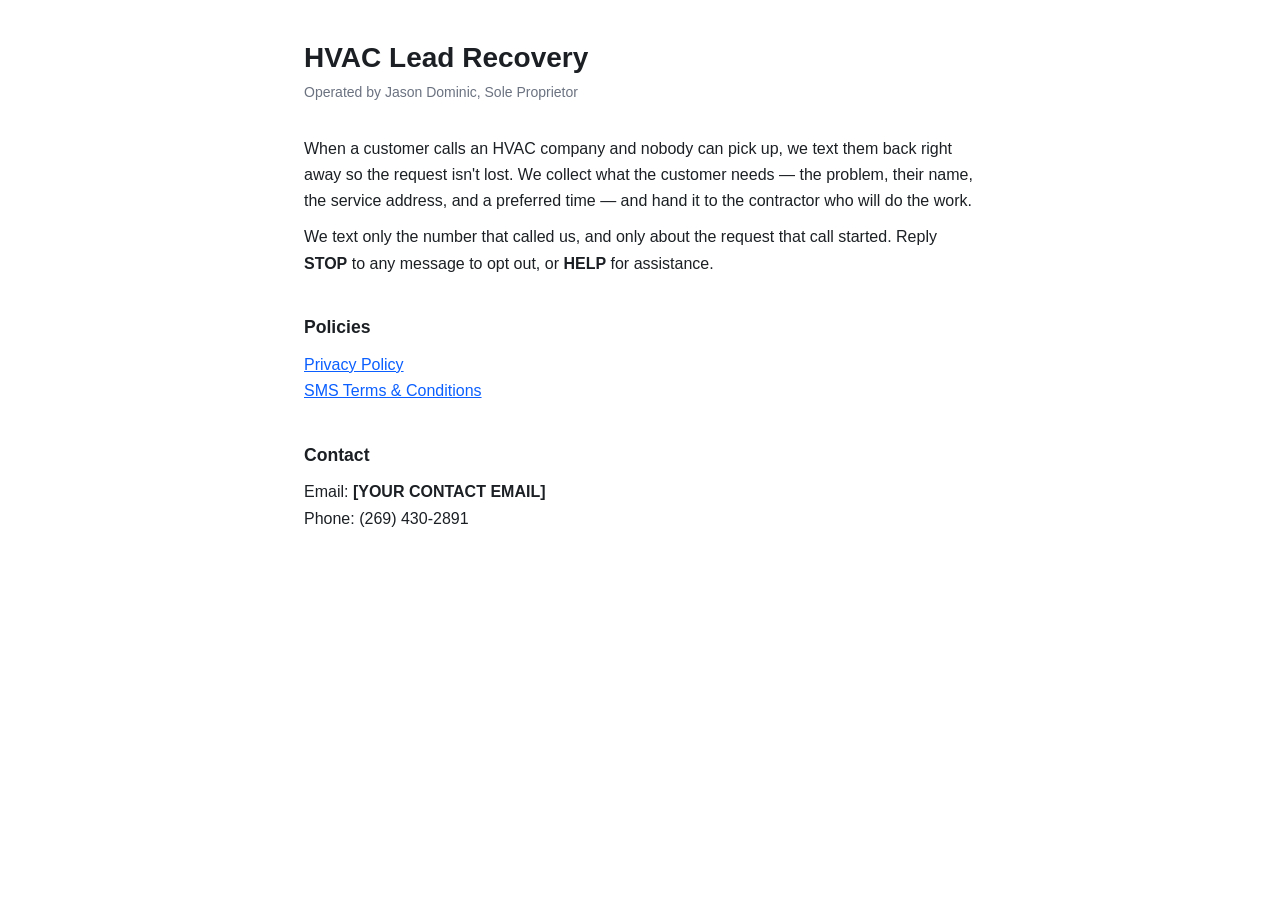
<file: index.html>
<!doctype html>
<html lang="en">
<head>
<meta charset="utf-8">
<meta name="viewport" content="width=device-width, initial-scale=1">
<title>HVAC Lead Recovery</title>
<link rel="stylesheet" href="style.css">
</head>
<body>
<main>
<h1>HVAC Lead Recovery</h1>
<p class="updated">Operated by Jason Dominic, Sole Proprietor</p>

<p>When a customer calls an HVAC company and nobody can pick up, we text them back
right away so the request isn't lost. We collect what the customer needs — the problem,
their name, the service address, and a preferred time — and hand it to the contractor
who will do the work.</p>

<p>We text only the number that called us, and only about the request that call started.
Reply <strong>STOP</strong> to any message to opt out, or <strong>HELP</strong> for
assistance.</p>

<h2>Policies</h2>
<p>
  <a href="privacy.html">Privacy Policy</a><br>
  <a href="terms.html">SMS Terms &amp; Conditions</a>
</p>

<h2>Contact</h2>
<p>
Email: <strong>[YOUR CONTACT EMAIL]</strong><br>
Phone: (269) 430-2891
</p>
</main>
</body>
</html>
</file>
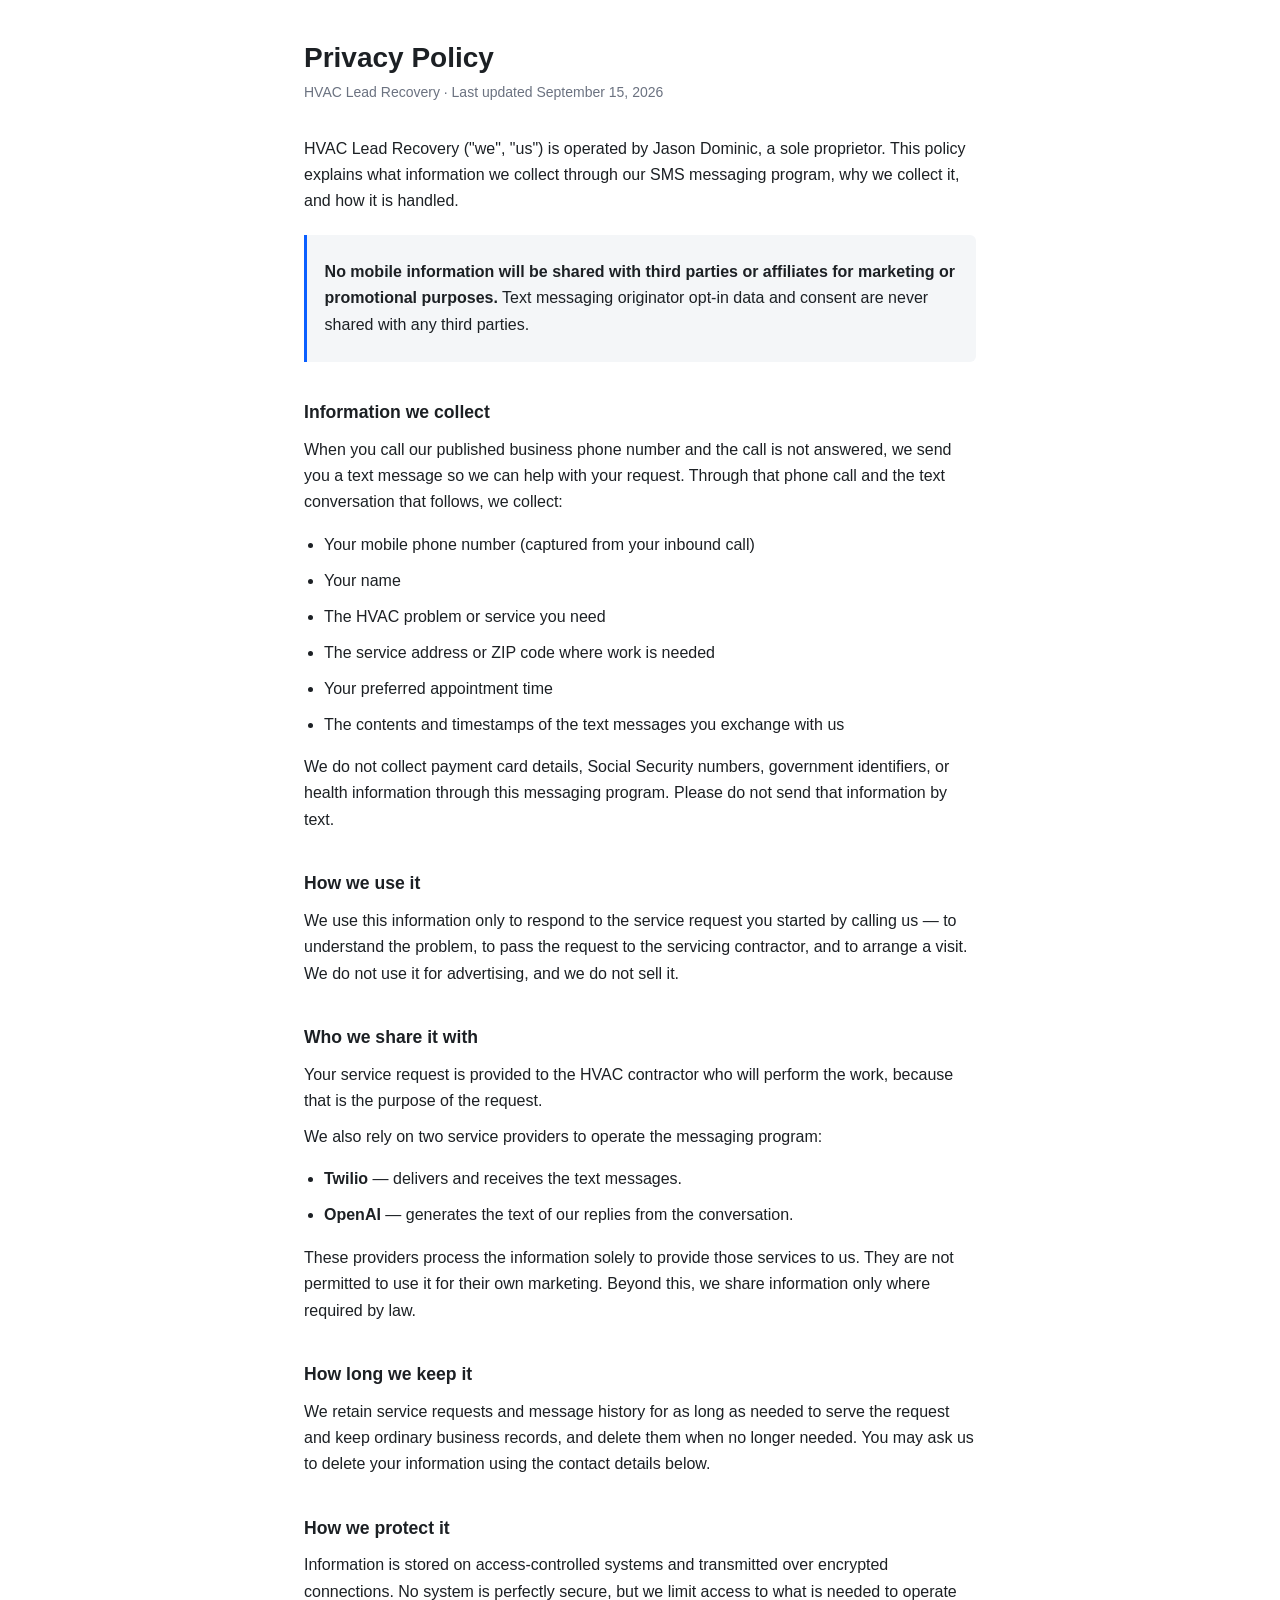
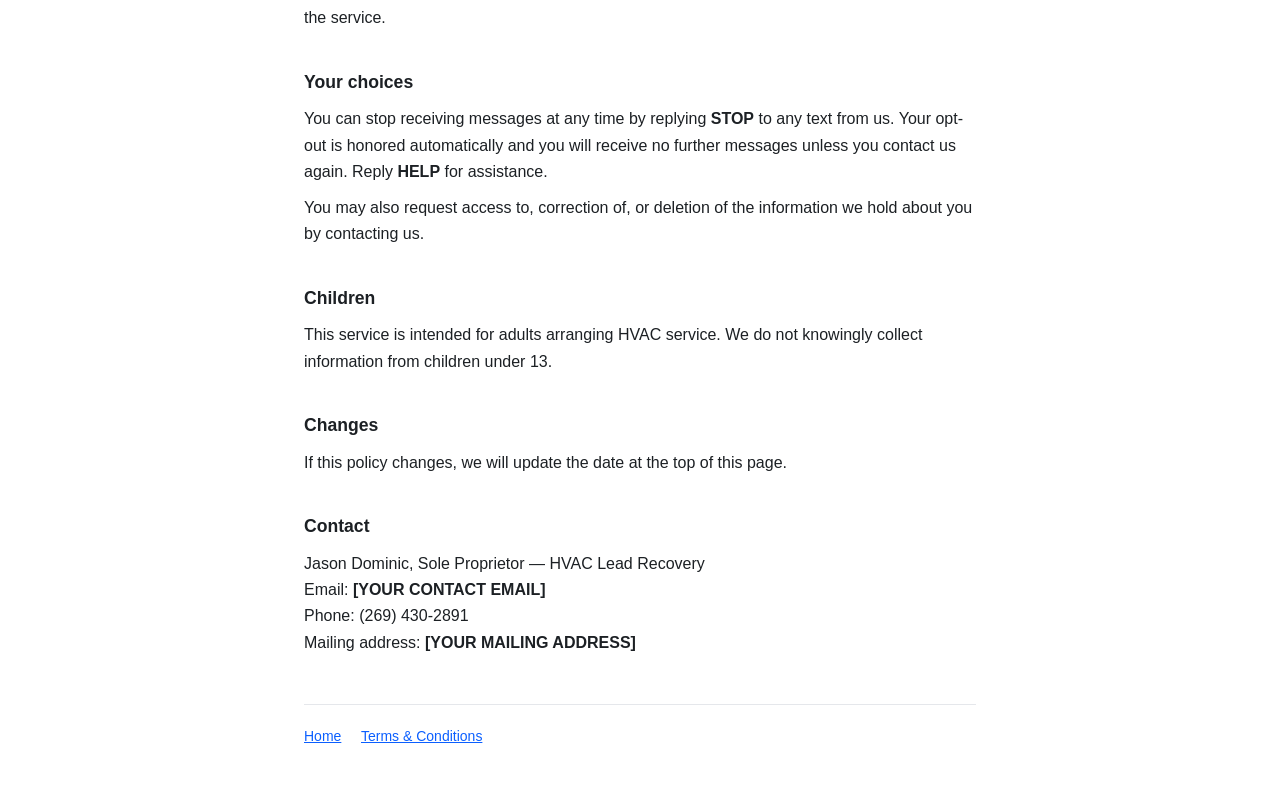
<file: privacy.html>
<!doctype html>
<html lang="en">
<head>
<meta charset="utf-8">
<meta name="viewport" content="width=device-width, initial-scale=1">
<title>Privacy Policy — HVAC Lead Recovery</title>
<link rel="stylesheet" href="style.css">
</head>
<body>
<main>
<h1>Privacy Policy</h1>
<p class="updated">HVAC Lead Recovery · Last updated September 15, 2026</p>

<p>HVAC Lead Recovery ("we", "us") is operated by Jason Dominic, a sole proprietor.
This policy explains what information we collect through our SMS messaging program,
why we collect it, and how it is handled.</p>

<div class="callout">
<p><strong>No mobile information will be shared with third parties or affiliates for
marketing or promotional purposes.</strong> Text messaging originator opt-in data and
consent are never shared with any third parties.</p>
</div>

<h2>Information we collect</h2>
<p>When you call our published business phone number and the call is not answered, we
send you a text message so we can help with your request. Through that phone call and
the text conversation that follows, we collect:</p>
<ul>
  <li>Your mobile phone number (captured from your inbound call)</li>
  <li>Your name</li>
  <li>The HVAC problem or service you need</li>
  <li>The service address or ZIP code where work is needed</li>
  <li>Your preferred appointment time</li>
  <li>The contents and timestamps of the text messages you exchange with us</li>
</ul>
<p>We do not collect payment card details, Social Security numbers, government
identifiers, or health information through this messaging program. Please do not send
that information by text.</p>

<h2>How we use it</h2>
<p>We use this information only to respond to the service request you started by
calling us — to understand the problem, to pass the request to the servicing
contractor, and to arrange a visit. We do not use it for advertising, and we do not
sell it.</p>

<h2>Who we share it with</h2>
<p>Your service request is provided to the HVAC contractor who will perform the work,
because that is the purpose of the request.</p>
<p>We also rely on two service providers to operate the messaging program:</p>
<ul>
  <li><strong>Twilio</strong> — delivers and receives the text messages.</li>
  <li><strong>OpenAI</strong> — generates the text of our replies from the conversation.</li>
</ul>
<p>These providers process the information solely to provide those services to us.
They are not permitted to use it for their own marketing. Beyond this, we share
information only where required by law.</p>

<h2>How long we keep it</h2>
<p>We retain service requests and message history for as long as needed to serve the
request and keep ordinary business records, and delete them when no longer needed.
You may ask us to delete your information using the contact details below.</p>

<h2>How we protect it</h2>
<p>Information is stored on access-controlled systems and transmitted over encrypted
connections. No system is perfectly secure, but we limit access to what is needed to
operate the service.</p>

<h2>Your choices</h2>
<p>You can stop receiving messages at any time by replying <strong>STOP</strong> to any
text from us. Your opt-out is honored automatically and you will receive no further
messages unless you contact us again. Reply <strong>HELP</strong> for assistance.</p>
<p>You may also request access to, correction of, or deletion of the information we
hold about you by contacting us.</p>

<h2>Children</h2>
<p>This service is intended for adults arranging HVAC service. We do not knowingly
collect information from children under 13.</p>

<h2>Changes</h2>
<p>If this policy changes, we will update the date at the top of this page.</p>

<h2>Contact</h2>
<p>
Jason Dominic, Sole Proprietor — HVAC Lead Recovery<br>
Email: <strong>[YOUR CONTACT EMAIL]</strong><br>
Phone: (269) 430-2891<br>
Mailing address: <strong>[YOUR MAILING ADDRESS]</strong>
</p>

<footer>
  <a href="index.html">Home</a>
  <a href="terms.html">Terms &amp; Conditions</a>
</footer>
</main>
</body>
</html>
</file>
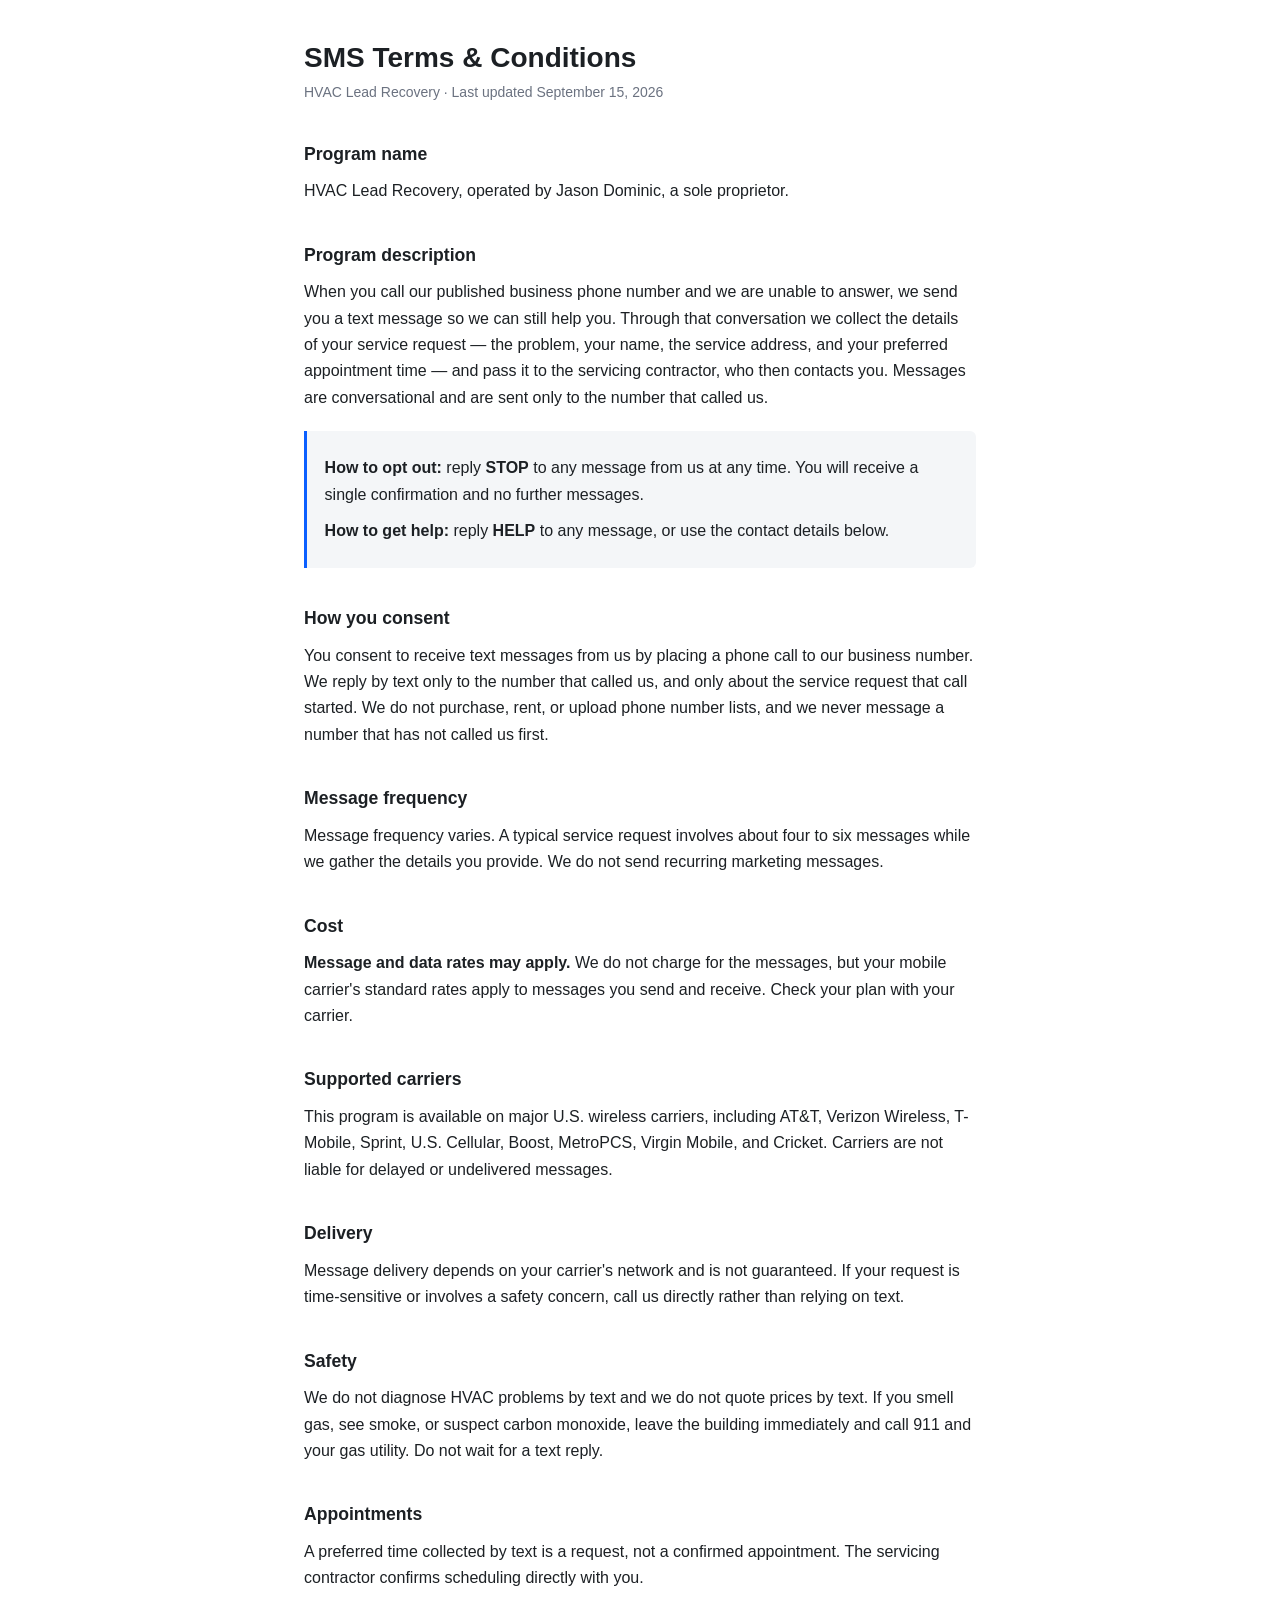
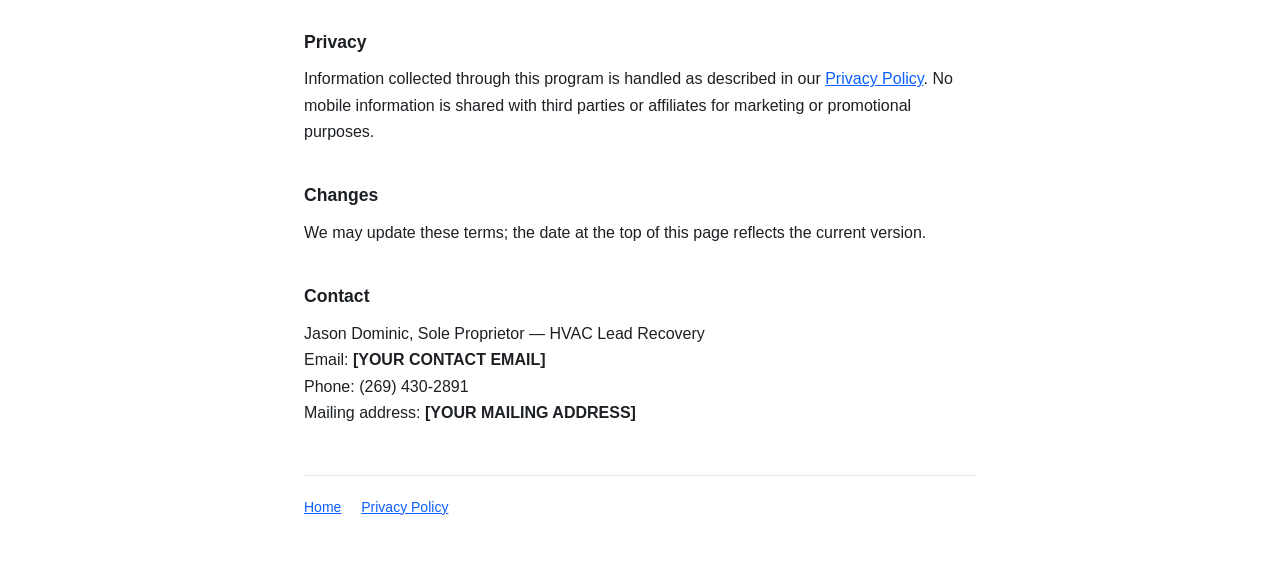
<file: terms.html>
<!doctype html>
<html lang="en">
<head>
<meta charset="utf-8">
<meta name="viewport" content="width=device-width, initial-scale=1">
<title>SMS Terms &amp; Conditions — HVAC Lead Recovery</title>
<link rel="stylesheet" href="style.css">
</head>
<body>
<main>
<h1>SMS Terms &amp; Conditions</h1>
<p class="updated">HVAC Lead Recovery · Last updated September 15, 2026</p>

<h2>Program name</h2>
<p>HVAC Lead Recovery, operated by Jason Dominic, a sole proprietor.</p>

<h2>Program description</h2>
<p>When you call our published business phone number and we are unable to answer, we
send you a text message so we can still help you. Through that conversation we collect
the details of your service request — the problem, your name, the service address, and
your preferred appointment time — and pass it to the servicing contractor, who then
contacts you. Messages are conversational and are sent only to the number that called
us.</p>

<div class="callout">
<p><strong>How to opt out:</strong> reply <strong>STOP</strong> to any message from us
at any time. You will receive a single confirmation and no further messages.</p>
<p><strong>How to get help:</strong> reply <strong>HELP</strong> to any message, or use
the contact details below.</p>
</div>

<h2>How you consent</h2>
<p>You consent to receive text messages from us by placing a phone call to our business
number. We reply by text only to the number that called us, and only about the service
request that call started. We do not purchase, rent, or upload phone number lists, and
we never message a number that has not called us first.</p>

<h2>Message frequency</h2>
<p>Message frequency varies. A typical service request involves about four to six
messages while we gather the details you provide. We do not send recurring marketing
messages.</p>

<h2>Cost</h2>
<p><strong>Message and data rates may apply.</strong> We do not charge for the messages,
but your mobile carrier's standard rates apply to messages you send and receive. Check
your plan with your carrier.</p>

<h2>Supported carriers</h2>
<p>This program is available on major U.S. wireless carriers, including AT&amp;T,
Verizon Wireless, T-Mobile, Sprint, U.S. Cellular, Boost, MetroPCS, Virgin Mobile, and
Cricket. Carriers are not liable for delayed or undelivered messages.</p>

<h2>Delivery</h2>
<p>Message delivery depends on your carrier's network and is not guaranteed. If your
request is time-sensitive or involves a safety concern, call us directly rather than
relying on text.</p>

<h2>Safety</h2>
<p>We do not diagnose HVAC problems by text and we do not quote prices by text. If you
smell gas, see smoke, or suspect carbon monoxide, leave the building immediately and
call 911 and your gas utility. Do not wait for a text reply.</p>

<h2>Appointments</h2>
<p>A preferred time collected by text is a request, not a confirmed appointment. The
servicing contractor confirms scheduling directly with you.</p>

<h2>Privacy</h2>
<p>Information collected through this program is handled as described in our
<a href="privacy.html">Privacy Policy</a>. No mobile information is shared with third
parties or affiliates for marketing or promotional purposes.</p>

<h2>Changes</h2>
<p>We may update these terms; the date at the top of this page reflects the current
version.</p>

<h2>Contact</h2>
<p>
Jason Dominic, Sole Proprietor — HVAC Lead Recovery<br>
Email: <strong>[YOUR CONTACT EMAIL]</strong><br>
Phone: (269) 430-2891<br>
Mailing address: <strong>[YOUR MAILING ADDRESS]</strong>
</p>

<footer>
  <a href="index.html">Home</a>
  <a href="privacy.html">Privacy Policy</a>
</footer>
</main>
</body>
</html>
</file>
<file: style.css>
:root { color-scheme: light; }
* { box-sizing: border-box; }
body {
  margin: 0; padding: 2.5rem 1.25rem 4rem;
  font: 16px/1.65 -apple-system, BlinkMacSystemFont, "Segoe UI", Helvetica, Arial, sans-serif;
  color: #1c2024; background: #fff;
}
main { max-width: 42rem; margin: 0 auto; }
h1 { font-size: 1.75rem; line-height: 1.25; margin: 0 0 .35rem; }
h2 { font-size: 1.1rem; margin: 2.25rem 0 .5rem; }
.updated { color: #6b7280; font-size: .875rem; margin: 0 0 2rem; }
p, li { margin: .6rem 0; }
ul { padding-left: 1.25rem; }
strong { font-weight: 650; }
a { color: #0b5fff; }
.callout {
  background: #f4f6f8; border-left: 3px solid #0b5fff;
  padding: .9rem 1.1rem; margin: 1.25rem 0; border-radius: 0 6px 6px 0;
}
footer { margin-top: 3rem; padding-top: 1.25rem; border-top: 1px solid #e5e7eb;
  color: #6b7280; font-size: .875rem; }
footer a { margin-right: 1rem; }
</file>
